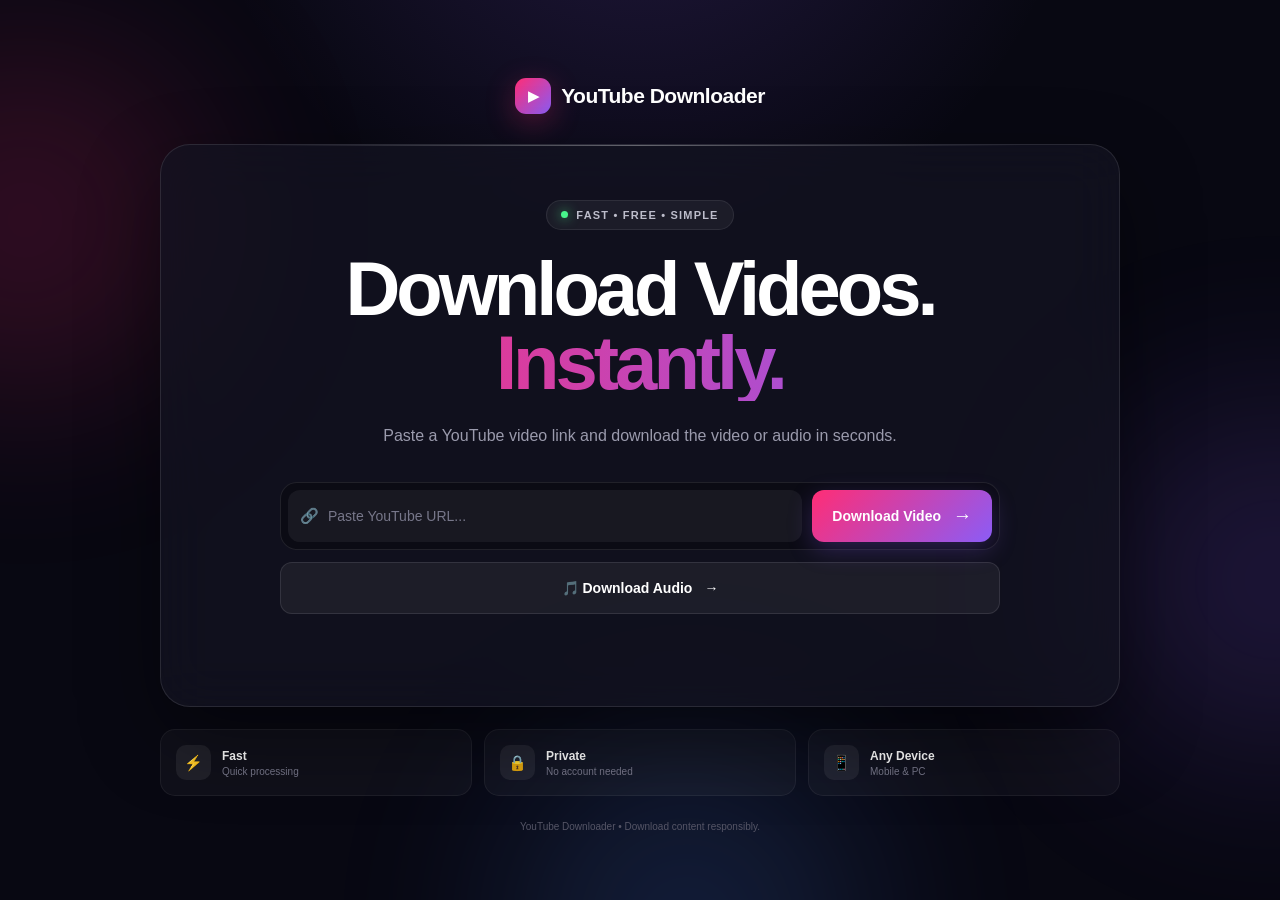
<file: index.html>
<!DOCTYPE html>
<html lang="en">

<head>
    <meta charset="UTF-8">

    <meta
        name="viewport"
        content="width=device-width, initial-scale=1.0"
    >

    <meta
        name="theme-color"
        content="#080812"
    >

    <title>YouTube Downloader</title>

   <link rel="stylesheet" href="style.css">
    
</head>

<body>

    <!-- Background -->
    <div class="bg-orb orb-1"></div>
    <div class="bg-orb orb-2"></div>
    <div class="bg-orb orb-3"></div>


    <main class="page">

        <!-- Brand -->

        <div class="brand">

            <div class="brand-icon">
                ▶
            </div>

            <span>
                YouTube Downloader
            </span>

        </div>


        <!-- Main Card -->

        <section class="hero-card">

            <div class="badge">

                <span class="live-dot"></span>

                FAST • FREE • SIMPLE

            </div>


            <h1>

                Download Videos.

                <span>
                    Instantly.
                </span>

            </h1>


            <p class="subtitle">

                Paste a YouTube video link and
                download the video or audio in seconds.

            </p>


            <!-- URL INPUT -->

            <div class="download-box">

                <div class="input-wrap">

                    <span class="link-icon">
                        🔗
                    </span>


                    <input
                        type="url"
                        id="urlInput"
                        placeholder="Paste YouTube URL..."
                        autocomplete="off"
                        spellcheck="false"
                    >


                    <button
                        class="clear-btn"
                        id="clearBtn"
                        type="button"
                    >
                        ×
                    </button>

                </div>


                <!-- VIDEO BUTTON -->

                <button
                    id="videoBtn"
                    class="download-btn"
                    type="button"
                >

                    <span class="btn-text">
                        Download Video
                    </span>

                    <span class="btn-arrow">
                        →
                    </span>

                </button>

            </div>


            <!-- AUDIO BUTTON -->

            <button
                id="audioBtn"
                class="audio-btn"
                type="button"
            >

                <span>
                    🎵 Download Audio
                </span>

                <span>
                    →
                </span>

            </button>


            <!-- STATUS -->

            <div
                id="status"
                class="status"
            ></div>


            <!-- RESULT -->

            <div
                id="videoContainer"
                class="result hidden"
            >

                <div class="result-header">

                    <div>

                        <span class="success-icon">
                            ✓
                        </span>

                        <strong>
                            Your Video is ready
                        </strong>

                    </div>


                    <span class="ready-text">
                        READY
                    </span>

                </div>


                <div class="video-wrap">

                    <video
                        id="videoPlayer"
                        controls
                        playsinline
                    ></video>

                </div>


                <a
                    id="saveBtn"
                    class="save-btn"
                    download
                >

                    <span>
                        ↓
                    </span>

                    Save Video

                </a>

            </div>

        </section>


        <!-- FEATURES -->

        <div class="features">

            <div class="feature">

                <div class="feature-icon">
                    ⚡
                </div>

                <div>

                    <strong>
                        Fast
                    </strong>

                    <span>
                        Quick processing
                    </span>

                </div>

            </div>


            <div class="feature">

                <div class="feature-icon">
                    🔒
                </div>

                <div>

                    <strong>
                        Private
                    </strong>

                    <span>
                        No account needed
                    </span>

                </div>

            </div>


            <div class="feature">

                <div class="feature-icon">
                    📱
                </div>

                <div>

                    <strong>
                        Any Device
                    </strong>

                    <span>
                        Mobile & PC
                    </span>

                </div>

            </div>

        </div>


        <footer>

            YouTube Downloader •
            Download content responsibly.

        </footer>

    </main>


    <script src="app.js"></script>

</body>

</html>
</file>
<file: style.css>
* {
    box-sizing: border-box;
    margin: 0;
    padding: 0;
}

:root {
    --bg: #080812;
    --card: rgba(20, 20, 34, 0.72);
    --border: rgba(255, 255, 255, 0.10);
    --text: #ffffff;
    --muted: #9b9bad;
    --pink: #ff2d75;
    --purple: #8b5cf6;
    --blue: #4f8cff;
}

html {
    scroll-behavior: smooth;
}

body {
    min-height: 100vh;
    background:
        radial-gradient(
            circle at 50% -20%,
            rgba(139, 92, 246, 0.20),
            transparent 35%
        ),
        var(--bg);
    color: var(--text);
    font-family: Inter, Arial, Helvetica, sans-serif;
    overflow-x: hidden;
}


/* =========================
   BACKGROUND ORBS
========================= */

.bg-orb {
    position: fixed;
    width: 350px;
    height: 350px;
    border-radius: 50%;
    filter: blur(100px);
    opacity: 0.18;
    pointer-events: none;
    z-index: -1;
    animation: float 8s ease-in-out infinite;
}

.orb-1 {
    top: 5%;
    left: -150px;
    background: var(--pink);
}

.orb-2 {
    top: 45%;
    right: -170px;
    background: var(--purple);
    animation-delay: -3s;
}

.orb-3 {
    bottom: -200px;
    left: 40%;
    background: var(--blue);
    animation-delay: -5s;
}

@keyframes float {
    0%,
    100% {
        transform: translateY(0);
    }

    50% {
        transform: translateY(-35px);
    }
}


/* =========================
   PAGE
========================= */

.page {
    width: min(100%, 1000px);
    min-height: 100vh;
    margin: auto;
    padding: 45px 20px 35px;
    display: flex;
    flex-direction: column;
    align-items: center;
    justify-content: center;
}


/* =========================
   BRAND
========================= */

.brand {
    display: flex;
    align-items: center;
    gap: 10px;
    margin-bottom: 30px;
    font-size: 21px;
    font-weight: 800;
    letter-spacing: -0.5px;
}

.brand-icon {
    width: 36px;
    height: 36px;
    display: grid;
    place-items: center;
    border-radius: 11px;
    background:
        linear-gradient(
            135deg,
            var(--pink),
            var(--purple)
        );
    box-shadow:
        0 8px 30px
        rgba(255, 45, 117, 0.30);
    font-size: 14px;
}


/* =========================
   HERO CARD
========================= */

.hero-card {
    width: 100%;
    padding: 55px 55px 50px;
    text-align: center;
    border: 1px solid var(--border);
    border-radius: 30px;
    background: var(--card);
    backdrop-filter: blur(25px);
    -webkit-backdrop-filter: blur(25px);
    box-shadow:
        0 30px 80px
        rgba(0, 0, 0, 0.40);
    position: relative;
    overflow: hidden;
}

.hero-card::before {
    content: "";
    position: absolute;
    top: 0;
    left: 10%;
    width: 80%;
    height: 1px;
    background:
        linear-gradient(
            90deg,
            transparent,
            rgba(255, 255, 255, 0.35),
            transparent
        );
}


/* =========================
   BADGE
========================= */

.badge {
    display: inline-flex;
    align-items: center;
    gap: 8px;
    padding: 8px 14px;
    margin-bottom: 22px;
    border-radius: 999px;
    border: 1px solid
        rgba(255, 255, 255, 0.08);
    background:
        rgba(255, 255, 255, 0.05);
    color: #bdbdcb;
    font-size: 11px;
    font-weight: 700;
    letter-spacing: 1.2px;
}

.live-dot {
    width: 7px;
    height: 7px;
    border-radius: 50%;
    background: #48f58c;
    box-shadow:
        0 0 12px
        rgba(72, 245, 140, 0.8);
    animation: pulse 1.5s infinite;
}

@keyframes pulse {
    0% {
        opacity: 1;
        transform: scale(1);
    }

    50% {
        opacity: 0.45;
        transform: scale(0.75);
    }

    100% {
        opacity: 1;
        transform: scale(1);
    }
}


/* =========================
   HEADING
========================= */

h1 {
    max-width: 720px;
    margin: auto;
    font-size:
        clamp(42px, 7vw, 76px);
    line-height: 0.98;
    letter-spacing: -4px;
    font-weight: 900;
}

h1 span {
    display: block;
    background:
        linear-gradient(
            90deg,
            var(--pink),
            var(--purple),
            var(--blue)
        );
    background-size: 200% auto;
    -webkit-background-clip: text;
    background-clip: text;
    color: transparent;
    animation:
        gradientMove 4s linear infinite;
}

@keyframes gradientMove {
    to {
        background-position: 200% center;
    }
}

.subtitle {
    max-width: 570px;
    margin: 22px auto 34px;
    color: var(--muted);
    font-size: 16px;
    line-height: 1.6;
}


/* =========================
   DOWNLOAD BOX
========================= */

.download-box {
    width: 100%;
    max-width: 720px;
    margin: auto;
    display: flex;
    gap: 10px;
    padding: 7px;
    border-radius: 17px;
    background:
        rgba(0, 0, 0, 0.28);
    border: 1px solid
        rgba(255, 255, 255, 0.09);
}

.input-wrap {
    flex: 1;
    min-width: 0;
    display: flex;
    align-items: center;
    padding: 0 12px;
    border-radius: 12px;
    background:
        rgba(255, 255, 255, 0.055);
}

.link-icon {
    margin-right: 9px;
    font-size: 15px;
    opacity: 0.65;
}

input {
    width: 100%;
    height: 52px;
    border: none;
    outline: none;
    background: transparent;
    color: white;
    font-size: 14px;
}

input::placeholder {
    color: #77778a;
}

.clear-btn {
    display: none;
    border: none;
    background: transparent;
    color: #999;
    font-size: 22px;
    cursor: pointer;
}


/* =========================
   VIDEO BUTTON
========================= */

.download-btn {
    height: 52px;
    padding: 0 20px;
    border: none;
    border-radius: 12px;
    color: white;
    background:
        linear-gradient(
            135deg,
            var(--pink),
            var(--purple)
        );
    font-size: 14px;
    font-weight: 800;
    cursor: pointer;
    display: flex;
    align-items: center;
    justify-content: center;
    gap: 12px;
    white-space: nowrap;
    box-shadow:
        0 8px 25px
        rgba(139, 92, 246, 0.25);
    transition:
        transform 0.2s,
        box-shadow 0.2s;
}

.download-btn:hover {
    transform: translateY(-2px);
    box-shadow:
        0 12px 35px
        rgba(139, 92, 246, 0.40);
}

.download-btn:active {
    transform: scale(0.97);
}

.download-btn:disabled {
    opacity: 0.65;
    cursor: wait;
    transform: none;
}

.btn-arrow {
    font-size: 19px;
    transition: transform 0.2s;
}

.download-btn:hover .btn-arrow {
    transform: translateX(4px);
}


/* =========================
   AUDIO BUTTON
========================= */

.audio-btn {
    width: 100%;
    max-width: 720px;
    height: 52px;
    margin: 12px auto 0;

    padding: 0 20px;

    display: flex;
    align-items: center;
    justify-content: center;
    gap: 12px;

    border: 1px solid
        rgba(255, 255, 255, 0.10);

    border-radius: 12px;

    background:
        rgba(255, 255, 255, 0.055);

    color: #ffffff;

    font-size: 14px;
    font-weight: 800;

    cursor: pointer;

    transition:
        background 0.2s,
        transform 0.2s,
        border-color 0.2s;
}

.audio-btn:hover {
    background:
        rgba(255, 255, 255, 0.10);

    border-color:
        rgba(255, 255, 255, 0.18);

    transform: translateY(-2px);
}

.audio-btn:active {
    transform: scale(0.98);
}

.audio-btn:disabled {
    opacity: 0.6;
    cursor: wait;
    transform: none;
}


/* =========================
   STATUS
========================= */

.status {
    min-height: 24px;
    margin-top: 18px;
    color: #aaaabd;
    font-size: 13px;
}


/* =========================
   RESULT
========================= */

.result {
    margin-top: 25px;
    padding: 16px;
    border-radius: 18px;
    background:
        rgba(255, 255, 255, 0.045);
    border: 1px solid
        rgba(255, 255, 255, 0.08);
    text-align: left;
    animation:
        resultIn 0.35s ease;
}

@keyframes resultIn {
    from {
        opacity: 0;
        transform: translateY(12px);
    }

    to {
        opacity: 1;
        transform: translateY(0);
    }
}

.result-header {
    display: flex;
    align-items: center;
    justify-content: space-between;
    margin-bottom: 12px;
    font-size: 13px;
}

.result-header > div {
    display: flex;
    align-items: center;
    gap: 8px;
}

.success-icon {
    width: 22px;
    height: 22px;
    display: grid;
    place-items: center;
    border-radius: 50%;
    background: #22c55e;
    color: white;
    font-size: 12px;
    font-weight: bold;
}

.ready-text {
    color: #4ade80;
    font-size: 10px;
    font-weight: 800;
    letter-spacing: 1px;
}

.video-wrap {
    overflow: hidden;
    border-radius: 13px;
    background: black;
}

.video-wrap video {
    display: block;
    width: 100%;
    max-height: 600px;
    background: black;
}

.save-btn {
    width: 100%;
    margin-top: 12px;
    padding: 14px;
    display: flex;
    align-items: center;
    justify-content: center;
    gap: 8px;
    border-radius: 11px;
    text-decoration: none;
    color: white;
    background:
        rgba(255, 255, 255, 0.08);
    border: 1px solid
        rgba(255, 255, 255, 0.09);
    font-size: 13px;
    font-weight: 700;
    transition:
        background 0.2s,
        transform 0.2s;
}

.save-btn:hover {
    background:
        rgba(255, 255, 255, 0.13);
    transform: translateY(-1px);
}

.hidden {
    display: none !important;
}


/* =========================
   FEATURES
========================= */

.features {
    width: 100%;
    margin-top: 22px;
    display: grid;
    grid-template-columns:
        repeat(3, 1fr);
    gap: 12px;
}

.feature {
    display: flex;
    align-items: center;
    gap: 11px;
    padding: 15px;
    border-radius: 15px;
    background:
        rgba(255, 255, 255, 0.035);
    border: 1px solid
        rgba(255, 255, 255, 0.06);
}

.feature-icon {
    width: 35px;
    height: 35px;
    display: grid;
    place-items: center;
    border-radius: 10px;
    background:
        rgba(255, 255, 255, 0.07);
    font-size: 15px;
}

.feature strong {
    display: block;
    font-size: 12px;
    margin-bottom: 3px;
}

.feature span {
    display: block;
    color: #77778a;
    font-size: 10px;
}


/* =========================
   FOOTER
========================= */

footer {
    margin-top: 25px;
    color: #555566;
    font-size: 10px;
    text-align: center;
}


/* =========================
   MOBILE
========================= */

@media (max-width: 650px) {

    .page {
        padding:
            25px 14px
            25px;
    }

    .brand {
        margin-bottom: 22px;
    }

    .hero-card {
        padding:
            35px 18px
            25px;
        border-radius: 23px;
    }

    h1 {
        font-size: 45px;
        letter-spacing: -2.5px;
    }

    .subtitle {
        font-size: 14px;
        margin-bottom: 25px;
    }

    .download-box {
        flex-direction: column;
        padding: 6px;
    }

    .input-wrap {
        width: 100%;
    }

    .download-btn {
        width: 100%;
    }

    .audio-btn {
        height: 50px;
    }

    .features {
        grid-template-columns: 1fr;
    }

    .feature {
        padding: 13px;
    }
}


/* =========================
   VERY SMALL SCREEN
========================= */

@media (max-width: 380px) {

    h1 {
        font-size: 39px;
    }

    .badge {
        font-size: 9px;
    }
}
/* =========================
   DOWNLOAD PROGRESS
========================= */

.progress-box {
    width: 100%;
    max-width: 720px;
    margin: 18px auto 0;
    padding: 16px;
    border-radius: 16px;

    background: rgba(255, 255, 255, 0.045);
    border: 1px solid rgba(255, 255, 255, 0.08);

    backdrop-filter: blur(15px);
    -webkit-backdrop-filter: blur(15px);

    animation: progressIn 0.3s ease;
}

.progress-top {
    display: flex;
    align-items: center;
    justify-content: space-between;

    margin-bottom: 10px;

    font-size: 12px;
    color: #aaaabd;
}

.progress-top strong {
    color: #ffffff;
    font-size: 14px;
}

.progress-track {
    width: 100%;
    height: 9px;

    overflow: hidden;

    border-radius: 999px;

    background: rgba(255, 255, 255, 0.08);
}

.progress-bar {
    width: 0%;
    height: 100%;

    border-radius: 999px;

    background: linear-gradient(
        90deg,
        #ff2d75,
        #8b5cf6,
        #4f8cff
    );

    box-shadow:
        0 0 15px rgba(139, 92, 246, 0.5);

    transition: width 0.4s ease;
}

.progress-info {
    display: flex;
    justify-content: space-between;
    gap: 10px;

    margin-top: 10px;

    color: #77778a;
    font-size: 10px;
}

.hidden {
    display: none !important;
}

@keyframes progressIn {
    from {
        opacity: 0;
        transform: translateY(8px);
    }

    to {
        opacity: 1;
        transform: translateY(0);
    }
}


/* =========================
   MOBILE PROGRESS
========================= */

@media (max-width: 650px) {

    .progress-box {
        padding: 14px;
        border-radius: 14px;
    }

    .progress-info {
        flex-direction: column;
        gap: 5px;
    }

}
</file>
